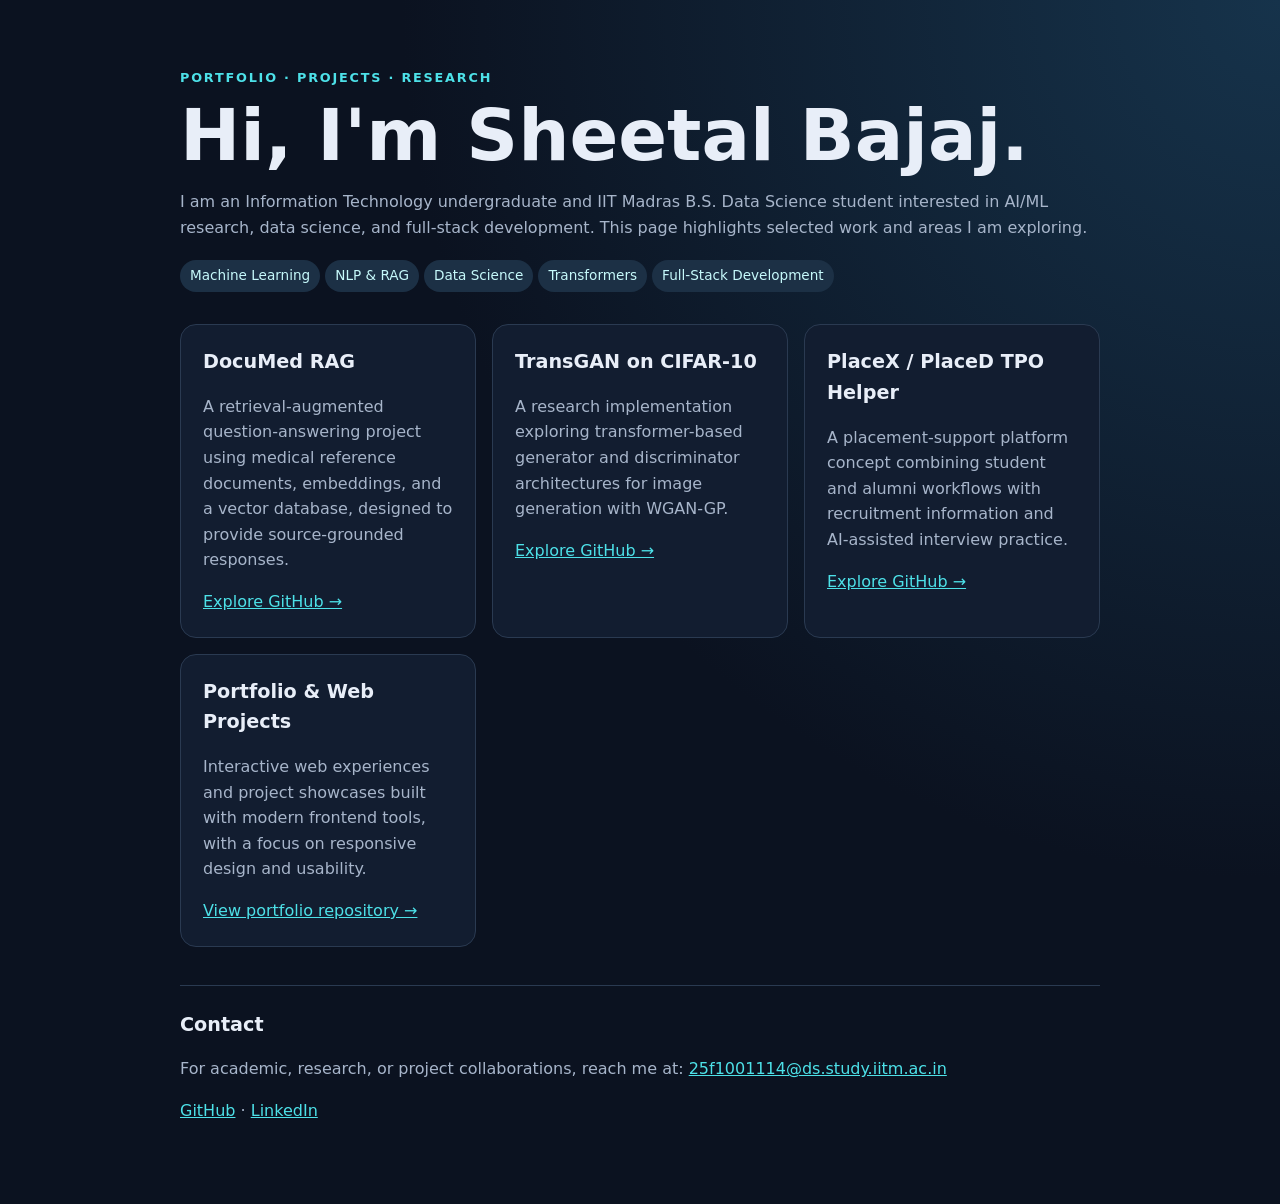
<file: showcase.html>
<!DOCTYPE html>
<html lang="en">
<head>
  <meta charset="UTF-8">
  <meta name="viewport" content="width=device-width, initial-scale=1">
  <title>Sheetal Bajaj | Work Showcase</title>
  <meta name="description" content="A showcase of Sheetal Bajaj's projects in AI, data science, research, and software development.">
  <style>
    :root { color-scheme: dark; --bg:#0b1220; --panel:#121d30; --text:#e8eef8; --muted:#a7b5ca; --accent:#4de1e8; }
    * { box-sizing: border-box; }
    body { margin:0; font-family: system-ui, sans-serif; background:radial-gradient(circle at top right,#16334b,var(--bg) 50%); color:var(--text); line-height:1.6; }
    main { width:min(920px,92%); margin:0 auto; padding:64px 0; }
    .eyebrow { color:var(--accent); letter-spacing:.14em; text-transform:uppercase; font-size:.8rem; font-weight:700; }
    h1 { font-size:clamp(2.4rem,7vw,4.5rem); line-height:1.05; margin:.5rem 0 1rem; }
    p { color:var(--muted); }
    .grid { display:grid; grid-template-columns:repeat(auto-fit,minmax(230px,1fr)); gap:16px; margin:32px 0; }
    article { background:var(--panel); border:1px solid #2a3a51; border-radius:16px; padding:22px; }
    h2 { margin-top:0; font-size:1.2rem; }
    a { color:var(--accent); }
    .contact { border-top:1px solid #2a3a51; padding-top:24px; margin-top:38px; }
    .pill { display:inline-block; padding:5px 10px; margin:4px 5px 0 0; border-radius:999px; background:#1c3045; color:#c6f9fb; font-size:.85rem; }
  </style>
</head>
<body>
  <main>
    <span class="eyebrow">Portfolio · Projects · Research</span>
    <h1>Hi, I'm Sheetal Bajaj.</h1>
    <p>I am an Information Technology undergraduate and IIT Madras B.S. Data Science student interested in AI/ML research, data science, and full-stack development. This page highlights selected work and areas I am exploring.</p>
    <div aria-label="Areas of interest">
      <span class="pill">Machine Learning</span><span class="pill">NLP & RAG</span><span class="pill">Data Science</span><span class="pill">Transformers</span><span class="pill">Full-Stack Development</span>
    </div>
    <section class="grid" aria-label="Selected projects">
      <article><h2>DocuMed RAG</h2><p>A retrieval-augmented question-answering project using medical reference documents, embeddings, and a vector database, designed to provide source-grounded responses.</p><a href="https://github.com/Sheetal-cell" target="_blank" rel="noopener noreferrer">Explore GitHub →</a></article>
      <article><h2>TransGAN on CIFAR-10</h2><p>A research implementation exploring transformer-based generator and discriminator architectures for image generation with WGAN-GP.</p><a href="https://github.com/Sheetal-cell" target="_blank" rel="noopener noreferrer">Explore GitHub →</a></article>
      <article><h2>PlaceX / PlaceD TPO Helper</h2><p>A placement-support platform concept combining student and alumni workflows with recruitment information and AI-assisted interview practice.</p><a href="https://github.com/Sheetal-cell" target="_blank" rel="noopener noreferrer">Explore GitHub →</a></article>
      <article><h2>Portfolio & Web Projects</h2><p>Interactive web experiences and project showcases built with modern frontend tools, with a focus on responsive design and usability.</p><a href="https://github.com/Sheetal-cell/portfolio" target="_blank" rel="noopener noreferrer">View portfolio repository →</a></article>
    </section>
    <section class="contact">
      <h2>Contact</h2>
      <p>For academic, research, or project collaborations, reach me at:
      <a href="mailto:25f1001114@ds.study.iitm.ac.in"><!--email_off-->25f1001114@ds.study.iitm.ac.in<!--/email_off--></a></p>
      <p><a href="https://github.com/Sheetal-cell" target="_blank" rel="noopener noreferrer">GitHub</a> · <a href="https://www.linkedin.com/in/sheetal-bajaj-s06091009/" target="_blank" rel="noopener noreferrer">LinkedIn</a></p>
    </section>
  </main>
</body>
</html>
</file>
